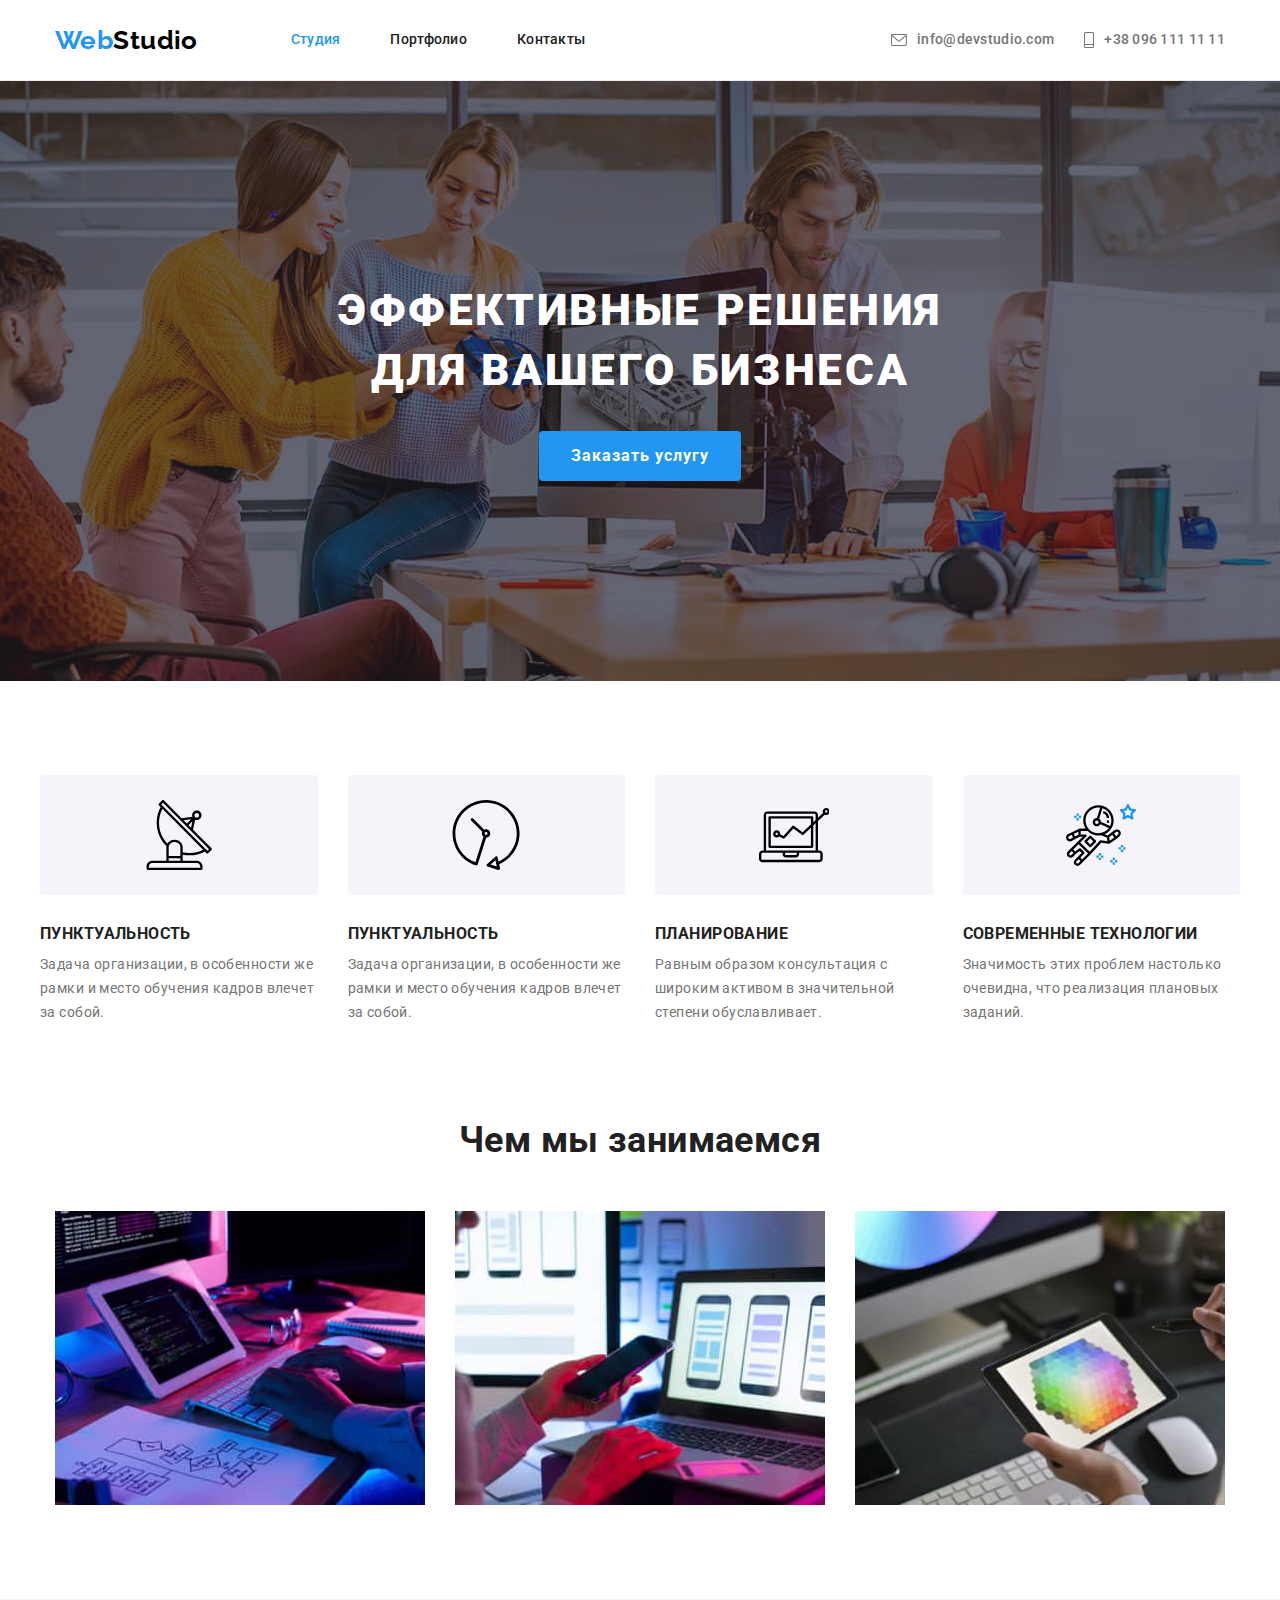
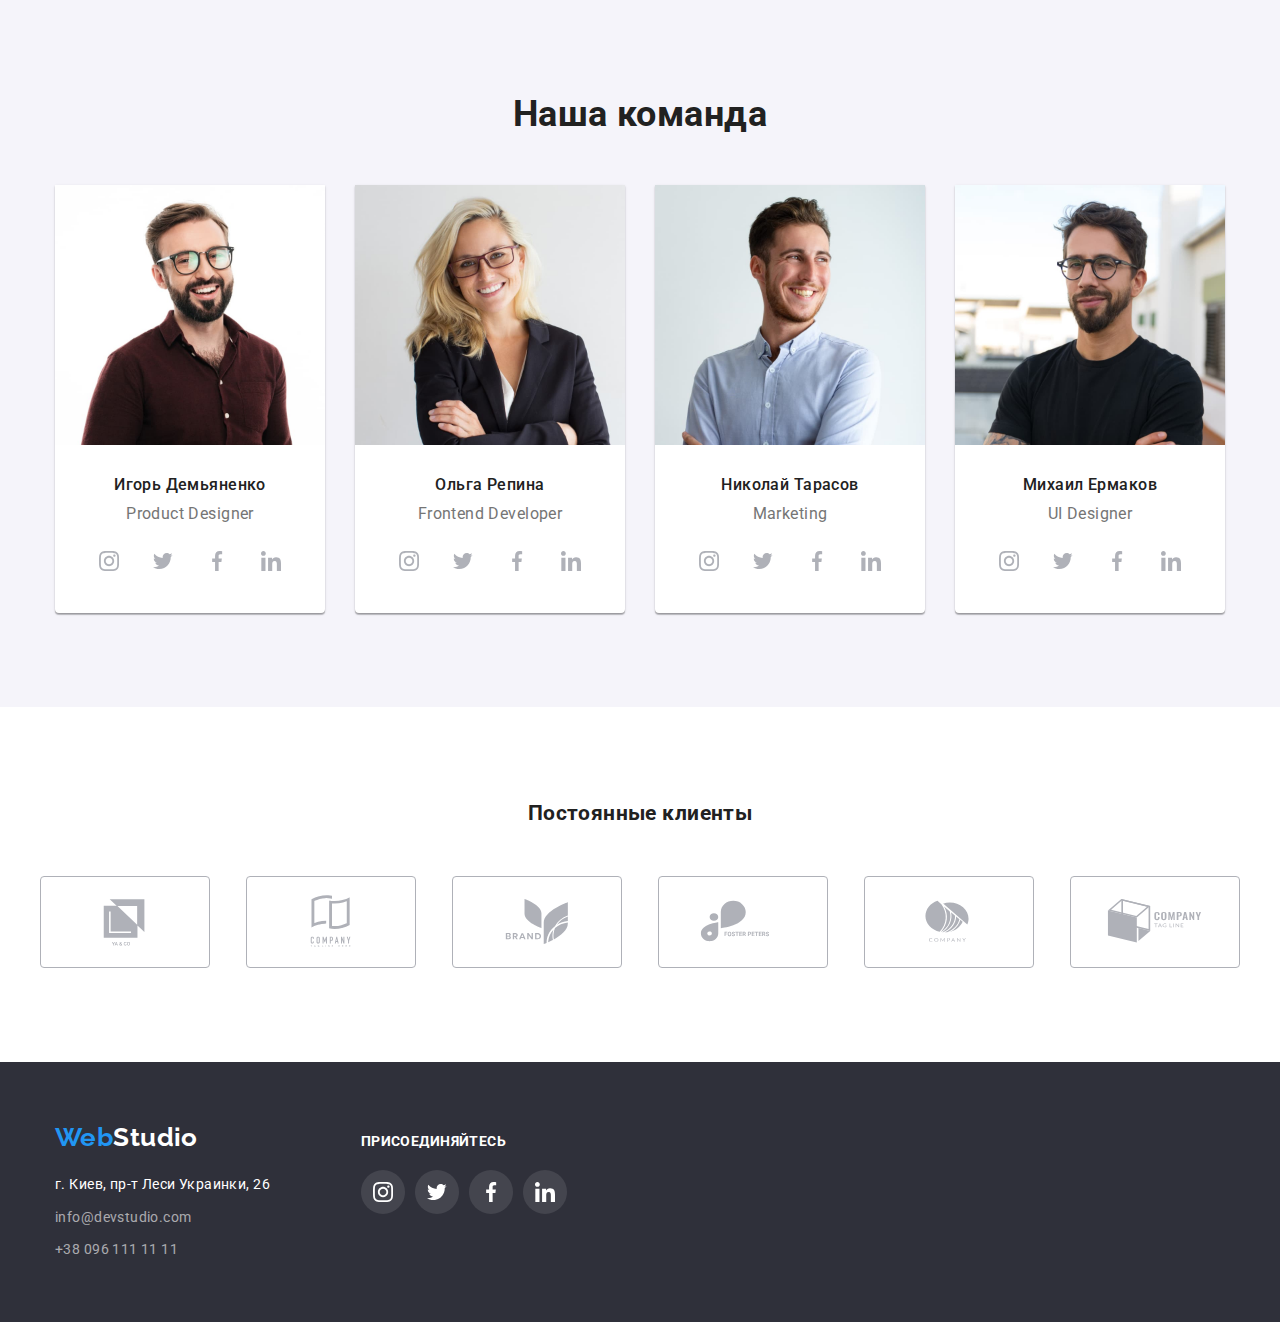
<file: index.html>
<!DOCTYPE html>
<html lang="ru">
<head>
    <meta charset="UTF-8">
    <meta http-equiv="X-UA-Compatible" content="IE=edge">
    <meta name="viewport" content="width=device-width, initial-scale=1.0">
    <title>Студия</title>
    <link rel="preconnect" href="https://fonts.gstatic.com">
    <link href="https://fonts.googleapis.com/css2?family=Raleway:wght@700&family=Roboto:wght@400;500;700;900&display=swap" rel="stylesheet">
    <link rel="stylesheet" href="https://cdnjs.cloudflare.com/ajax/libs/modern-normalize/1.0.0/modern-normalize.min.css">
    <link rel="stylesheet" href="https://cdnjs.cloudflare.com/ajax/libs/modern-normalize/1.0.0/modern-normalize.min.css">   
    <link rel="stylesheet" href="./css/style.css">
</head>
<body>
  <header class="header">      
  <div class="container header-container">
      <nav class="navigation">
          <a class="logo link" href="">Web<span class="logo-header">Studio</span></a>
          <ul class="menu list">
              <li class="nav-menu">
                  <a class="menu-link link nav current" href="./index.html">Студия</a></li>
              <li class="nav-menu">
                  <a class="menu-link link nav" href="./portfolio.html">Портфолио</a></li>
              <li class="nav-menu">
                  <a class="menu-link link nav" href="">Контакты</a></li>
          </ul>
      </nav>
      <ul class="contacts list">
          <li class="contact-blok">            
            <a class="cont-link link" href="mailto:info@devstudio.com">
                <svg class="contact-icon" width="16px" height="12px">
                    <use href="./images/sprite.svg#mail"></use>
                </svg>
            info@devstudio.com</a>
         </li>
         <li class="contact-blok">
            <a class="cont-link link" href="tel:+380961111111">
                <svg class="contact-icon" width="10px" height="16px">
                    <use href="./images/sprite.svg#phone"></use>
                </svg>
            +38 096 111 11 11</a>
         </li>
      </ul>
  </div>   
  </header>
  <main>
<section class="hero"> 
    <div class="container">
        <h1 class="hero-title">Эффективные решения <br> для вашего бизнеса</h1>
        <button class="hero-button button" type="button">Заказать услугу</button>
    </div>                                      
</section> 
<section class="advantages "> 
    <div class="container section-bord">        
    <h2 class="visually-hidden">Наши преимущества</h2>
    <ul class="advant-lists list">                
        <li class="advant-menu">
            <div class="icon-blok">
                <svg class="icon" width="70px" height="70px">
                    <use href="./images/sprite.svg#vector-1"></use>
                </svg>
            </div>            
            <h3 class="advant-title">Пунктуальность</h3>
            <p class="text">Задача организации, в особенности же рамки и место обучения кадров влечет за собой.</p>
        </li>
        <li class="advant-menu">
            <div class="icon-blok">
                <svg class="icon" width="70px" height="70px">
                    <use href="./images/sprite.svg#vector-2"></use>
                </svg>
            </div>            
            <h3 class="advant-title">Пунктуальность</h3>
            <p class="text">Задача организации, в особенности же рамки и место обучения кадров влечет за собой.</p>
        </li>
        <li class="advant-menu">
            <div class="icon-blok">
                <svg class="icon" width="70px" height="70px">
                    <use href="./images/sprite.svg#vector-3"></use>
                </svg>
            </div>            
            <h3 class="advant-title">Планирование</h3>
            <p class="text">Равным образом консультация с широким активом в значительной степени обуславливает.</p>
        </li>
        <li class="advant-menu">
            <div class="icon-blok">
                <svg class="icon" width="70px" height="70px">
                    <use href="./images/sprite.svg#astronaut"></use>
                </svg>
            </div>            
            <h3 class="advant-title">Современные технологии</h3>
            <p class="text">Значимость этих проблем настолько очевидна, что реализация плановых заданий.</p>
        </li>
    </ul>
    </div>
</section>
<section class="section-work">
    <div class="container work">
    <h2 class="section-title">Чем мы занимаемся</h2>
    <ul class="work-lists list">
        <li class="work-img">                    
                <img src="./images/aboutus/about-us1.jpg" alt="картинка" width="370" height="294">                   
        </li>
        <li class="work-img">                    
                <img src="./images/aboutus/about-us2.jpg" alt="картинка" width="370" height="294">
        </li>
        <li class="work-img">                    
                <img src="./images/aboutus/about-us3.jpg" alt="картинка" width="370" height="294">
        </li>
    </ul>
    </div>
</section>
<section class="section team">
    <div class="container">
    <h2 class="section-title">Наша команда</h2>
    <ul class="team-list list">
    <li class="staff">
        <img class="staff-img" src="./images/team/igor-demianenko.jpg" alt="фотография Игоря" width="270" height="260">
        <div class="name-box">
            <h3 class="staff-title">Игорь Демьяненко</h3>
            <p class="staff-text" lang="en">Product Designer</p>
            <ul class="social-list list">
                <li class="social-list-item">
                    <a class="social-list-link" href="">
                        <svg class="social-list-icon" width="20px" height="20px">
                            <use href="./images/sprite.svg#instagram"></use>
                        </svg>
                    </a>                                
                </li>
                <li class="social-list-item">
                    <a class="social-list-link" href="">
                        <svg class="social-list-icon" width="20px" height="20px">
                            <use href="./images/sprite.svg#twitter"></use>
                        </svg>
                    </a>                                
                </li>
                <li class="social-list-item">
                    <a class="social-list-link" href="">
                        <svg class="social-list-icon" width="20px" height="20px">
                            <use href="./images/sprite.svg#facebook"></use>
                        </svg>
                    </a>                                
                </li>
                <li class="social-list-item">
                    <a class="social-list-link" href="">
                        <svg class="social-list-icon" width="20px" height="20px">
                            <use href="./images/sprite.svg#linkedin"></use>
                        </svg>
                    </a>                                
                </li>
            </ul>
        </div>                                                          
    </li>
    <li class="staff"> 
        <img class="staff-img" src="./images/team/olga-repina.jpg" alt="фотография Ольги" width="270" height="260">
        <div class="name-box">
            <h3 class="staff-title">Ольга Репина</h3>
            <p class="staff-text" lang="en">Frontend Developer</p>
            <ul class="social-list list">
                <li class="social-list-item">
                <a class="social-list-link" href="">
                    <svg class="social-list-icon" width="20px" height="20px">
                        <use href="./images/sprite.svg#instagram"></use>
                    </svg>
                </a>
                </li>
                <li class="social-list-item">
                <a class="social-list-link" href="">
                    <svg class="social-list-icon" width="20px" height="20px">
                        <use href="./images/sprite.svg#twitter"></use>
                    </svg>
                </a>
                </li>
                <li class="social-list-item">
                <a class="social-list-link" href="">
                    <svg class="social-list-icon" width="20px" height="20px">
                        <use href="./images/sprite.svg#facebook"></use>
                    </svg>
                </a>
                </li>
                <li class="social-list-item">
                <a class="social-list-link" href="">
                    <svg class="social-list-icon" width="20px" height="20px">
                        <use href="./images/sprite.svg#linkedin"></use>
                    </svg>
                </a>
                </li>
            </ul>
        </div>            
    </li>
    <li class="staff">
        <img class="staff-img" src="./images/team/nikolai-tarasov.jpg" alt="фотография Николая" width="270" height="260">
        <div class="name-box">
            <h3 class="staff-title">Николай Тарасов</h3>
            <p class="staff-text" lang="en">Marketing</p>
            <ul class="social-list list">
                <li class="social-list-item">
                    <a class="social-list-link" href="">
                        <svg class="social-list-icon" width="20px" height="20px">
                            <use href="./images/sprite.svg#instagram"></use>
                        </svg>
                    </a>
                </li>
                <li class="social-list-item">
                    <a class="social-list-link" href="">
                        <svg class="social-list-icon" width="20px" height="20px">
                            <use href="./images/sprite.svg#twitter"></use>
                        </svg>
                    </a>
                </li>
                <li class="social-list-item">
                    <a class="social-list-link" href="">
                        <svg class="social-list-icon" width="20px" height="20px">
                            <use href="./images/sprite.svg#facebook"></use>
                        </svg>
                    </a>
                </li>
                <li class="social-list-item">
                    <a class="social-list-link" href="">
                        <svg class="social-list-icon" width="20px" height="20px">
                            <use href="./images/sprite.svg#linkedin"></use>
                        </svg>
                    </a>
                </li>
            </ul>
        </div>                             
    </li>
    <li class="staff">
        <img src="./images/team/mihail-ermakov.jpg" alt="фотография Михаила" width="270" height="260">
        <div class="name-box">
            <h3 class="staff-title">Михаил Ермаков</h3>
            <p class="staff-text" lang="en">UI Designer</p>
            <ul class="social-list list">
                <li class="social-list-item">
                    <a class="social-list-link" href="">
                        <svg class="social-list-icon" width="20px" height="20px">
                            <use href="./images/sprite.svg#instagram"></use>
                        </svg>
                    </a>
                </li>
                <li class="social-list-item">
                    <a class="social-list-link" href="">
                        <svg class="social-list-icon" width="20px" height="20px">
                            <use href="./images/sprite.svg#twitter"></use>
                        </svg>
                    </a>
                </li>
                <li class="social-list-item">
                    <a class="social-list-link" href="">
                        <svg class="social-list-icon" width="20px" height="20px">
                            <use href="./images/sprite.svg#facebook"></use>
                        </svg>
                    </a>
                </li>
                <li class="social-list-item">
                    <a class="social-list-link" href="">
                        <svg class="social-list-icon" width="20px" height="20px">
                            <use href="./images/sprite.svg#linkedin"></use>
                        </svg>
                    </a>
                </li>
            </ul>
        </div>              
    </li>                 
    </ul>
    </div>
</section>
<section class="section-clients">
    <div class="container section-bord">
        <h2 class="clients-title">Постоянные клиенты</h2>
    <div class="clients-box">
        <ul class="client-link-icon list">
            <li class="client-list">
                <a class="client-link" href="">
                    <svg class="client-logo" width="106px" height="60px">
                        <use href="./images/sprite.svg#logo-company-1"></use>
                    </svg>
                </a>
            </li>
        </ul>
        <ul class="clients-link list">
            <li class="client-list">
                <a class="client-link" href="">
                    <svg class="client-logo" width="106px" height="60px">
                        <use href="./images/sprite.svg#logo-company-6"></use>
                    </svg>
                </a>
            </li>
        </ul>
        <ul class="clients-link list">
            <li class="client-list">
                <a class="client-link" href="">
                    <svg class="client-logo" width="106px" height="60px">
                        <use href="./images/sprite.svg#logo-company-3"></use>
                    </svg>
                </a>
            </li>
        </ul>
        <ul class="clients-link list">
            <li class="client-list">
                <a class="client-link" href="">
                    <svg class="client-logo" width="106px" height="60px">
                        <use href="./images/sprite.svg#logo-company-4"></use>
                    </svg>
                </a>
            </li>
        </ul>
        <ul class="clients-link list">
            <li class="client-list">
                <a class="client-link" href="">
                    <svg class="client-logo" width="106px" height="60px">
                        <use href="./images/sprite.svg#logo-company-5"></use>
                    </svg>
                </a>
            </li>
        </ul>
        <ul class="clients-link list">
            <li class="client-list">
                <a class="client-link" href="">
                    <svg class="client-logo" width="106px" height="60px">
                        <use href="./images/sprite.svg#logo-company-2"></use>
                    </svg>
                </a>
            </li>
        </ul> 
       
    </div>
    </div>
</section>
  </main>  
  <footer class="footer">
    <div class="container footer-blok">
    <div class="logo-address">
        <a class="logo link" href="">Web<span class="logo-footer">Studio</span></a>
        <address class="address">
            <ul class="address-link list">
                <li class="footer-link-board"><a class="address-link link nav" href="" target="_blank"
                        rel="noreferrer noopener">г. Киев, пр-т Леси Украинки, 26</a></li>
                <li class="footer-link-board"><a class="mail-link link nav"
                        href="mailto:info@devstudio.com">info@devstudio.com</a></li>
                <li><a class="tel-link link nav" href="tel:+380961111111">+38 096 111 11 11</a></li>
            </ul>
        </address>
    </div>    
    <div class="footer-social-link">
    <p class="footer-social-text">присоединяйтесь</p>
    <ul class="social-list footer-social-list list">
        <li class="social-list-item footer-social-list-item">
        <a class="social-list-link footer-social-list-link" href="">
            <svg class="social-list-icon footer-social-list-icon" width="20px" height="20px">
                <use href="./images/sprite.svg#instagram"></use>
            </svg>
        </a>
        </li>
        <li class="social-list-item footer-social-list-item">
        <a class="social-list-link footer-social-list-link" href="">
            <svg class="social-list-icon footer-social-list-icon" width="20px" height="20px">
                <use href="./images/sprite.svg#twitter"></use>
            </svg>
        </a>
        </li>
        <li class="social-list-item footer-social-list-item">
        <a class="social-list-link footer-social-list-link" href="">
            <svg class="social-list-icon footer-social-list-icon" width="20px" height="20px">
                <use href="./images/sprite.svg#facebook"></use>
            </svg>
        </a>
        </li>
        <li class="social-list-item footer-social-list-item">
        <a class="social-list-link footer-social-list-link" href="">
            <svg class="social-list-icon footer-social-list-icon" width="20px" height="20px">
                <use href="./images/sprite.svg#linkedin"></use>
            </svg>
        </a>
        </li>
    </ul>
    </div>
    </div>           
  </footer>
</body>
</html>
</file>
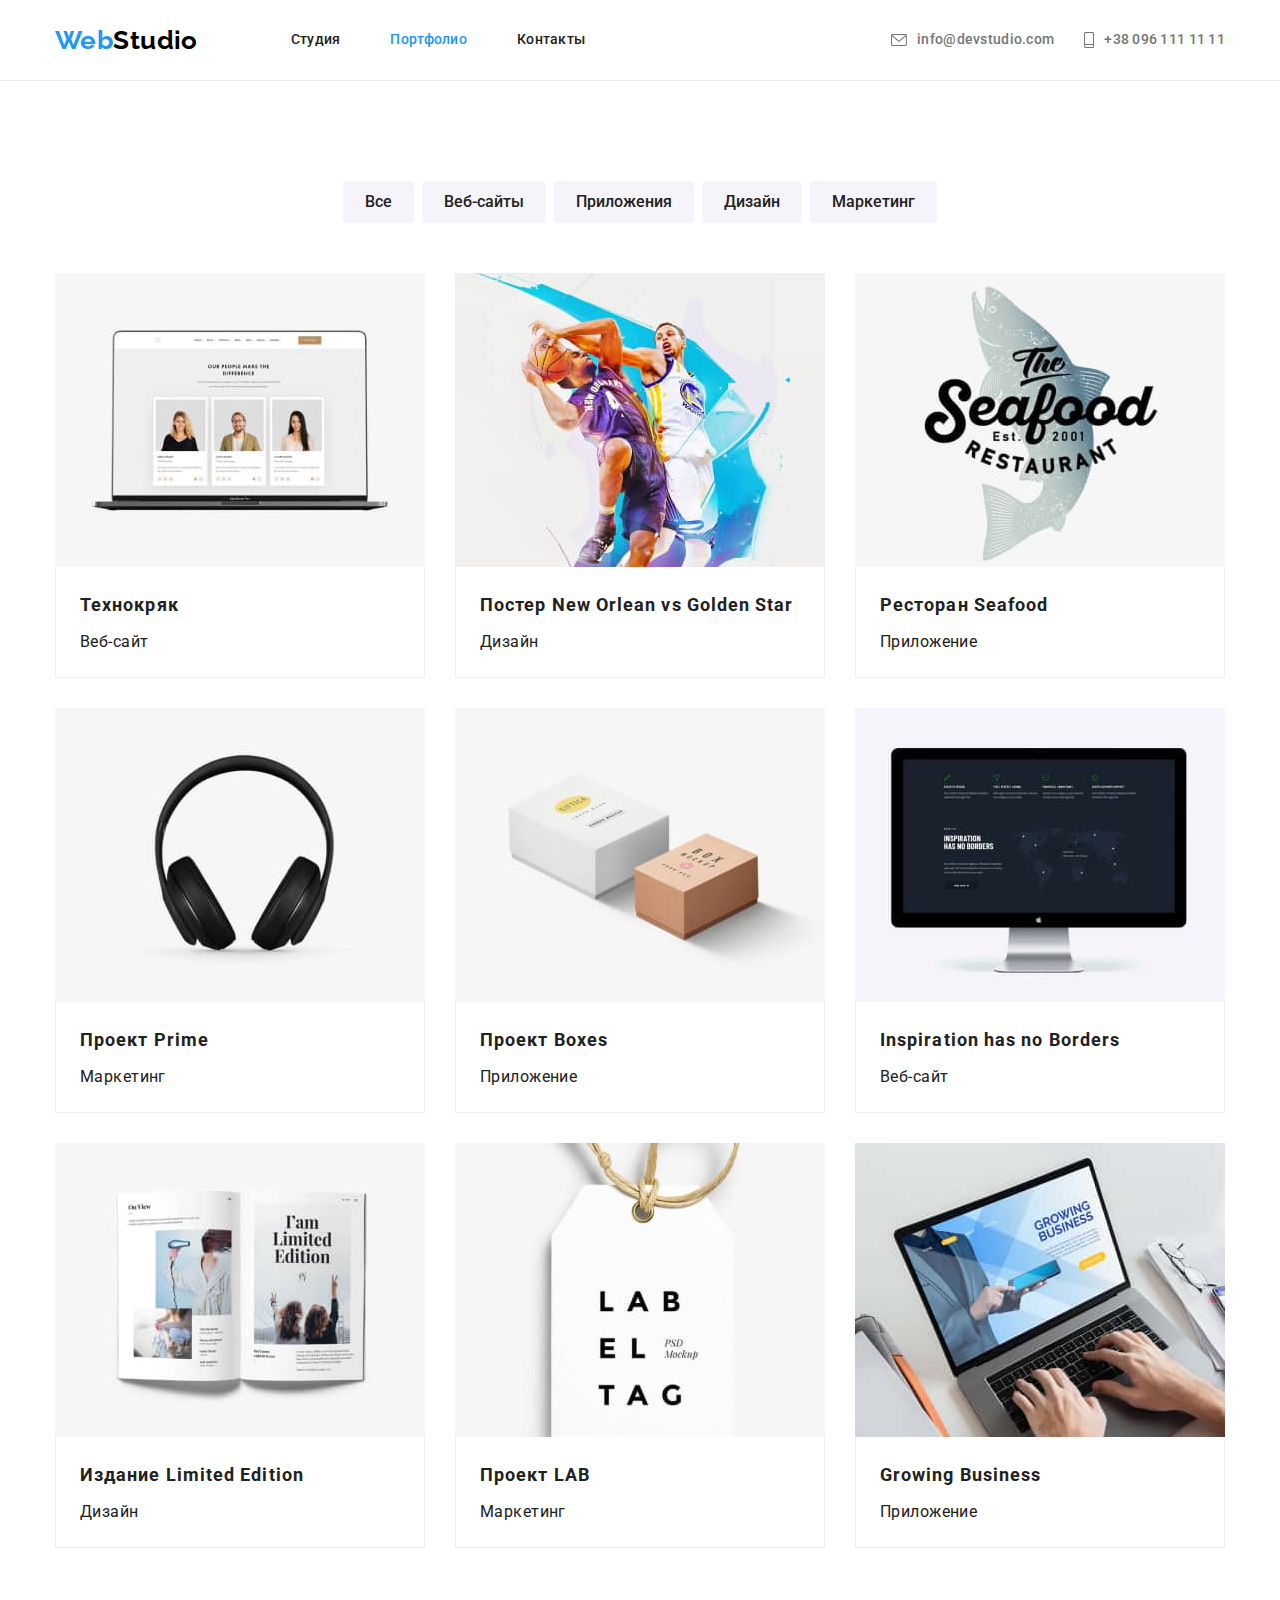
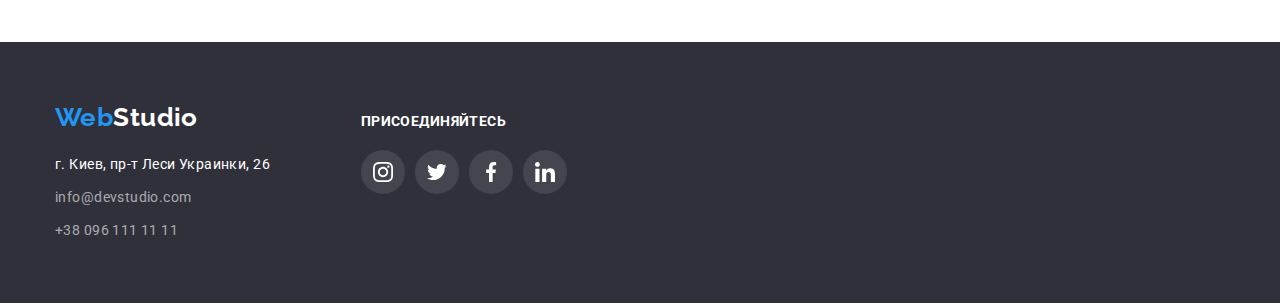
<file: portfolio.html>
<!DOCTYPE html>
<html lang="ru">
<head>
    <meta charset="UTF-8">
    <meta http-equiv="X-UA-Compatible" content="IE=edge">
    <meta name="viewport" content="width=device-width, initial-scale=1.0">
    <title>Портфолио</title>
    <link rel="preconnect" href="https://fonts.gstatic.com">
    <link href="https://fonts.googleapis.com/css2?family=Raleway:wght@700&family=Roboto:wght@400;500;700;900&display=swap" rel="stylesheet">
    <link rel="stylesheet" href="https://cdnjs.cloudflare.com/ajax/libs/modern-normalize/1.0.0/modern-normalize.min.css">
    <link rel="stylesheet" href="./css/style.css">
</head>
<body>
    <header class="header">
        <div class="container header-container">
            <nav class="navigation">
                <a class="logo link" href="">Web<span class="logo-header">Studio</span></a>
                <ul class="menu list">
                    <li class="nav-menu"><a class="menu-link link nav " href="./index.html">Студия</a></li>
                    <li class="nav-menu"><a class="menu-link link nav current" href="./portfolio.html">Портфолио</a></li>
                    <li class="nav-menu"><a class="menu-link link nav" href="">Контакты</a></li>
                </ul>
            </nav>
            <ul class="contacts list">
                <li class="contact-blok">
                    <a class="cont-link link" href="mailto:info@devstudio.com">
                        <svg class="contact-icon" width="16px" height="12px">
                            <use href="./images/sprite.svg#mail"></use>
                        </svg>
                        info@devstudio.com</a>
                </li>
                <li class="contact-blok">
                    <a class="cont-link link" href="tel:+380961111111">
                        <svg class="contact-icon" width="10px" height="16px">
                            <use href="./images/sprite.svg#phone"></use>
                        </svg>
                        +38 096 111 11 11</a>
                </li>
            </ul>
        </div>
    </header>
    <main>
    <section class="portfolio">
        <h1 class="title visually-hidden">Наши проекты</h1>
        <div class="container">
        <ul class="list button-titles">
            <li class="button-blok">
                <button class="button-portf button" type="button">Все</button></li>
            <li class="button-blok">
                <button class="button-portf button" type="button">Веб-сайты</button></li>
            <li class="button-blok">
                <button class="button-portf button" type="button">Приложения</button></li>
            <li class="button-blok">
                <button class="button-portf button" type="button">Дизайн</button></li>
            <li class="button-blok">
                <button class="button-portf button" type="button">Маркетинг</button></li>
        </ul>
         <ul class="project-lists list">
            <li class="project-blok" >
                <a class="project-link link" href="">
                    <img src="./images/portfolio/ws-technocryk.jpg" alt="ноутбук с заставкой компании">
                    <div class="bord">
                        <h2 class="title-primary">Технокряк</h2>
                        <p class="text-portf">Веб-сайт</p>
                    </div>
                </a>                
            </li>
            <li class="project-blok">
                <a class="project-link link" href="">
                    <img src="./images/portfolio/des-goldenstar.jpg" alt="два баскетболиста с мячем в прыжке">
                    <div class="bord">
                    <h2 class="title-primary">Постер New Orlean vs Golden Star</h2>
                    <p class="text-portf">Дизайн</p>
                </div>
                </a>
            </li>
            <li class="project-blok">
                <a class="project-link link" href="">
                    <img src="./images/portfolio/att-seafood.jpg" alt="логотип ресторана">
                    <div class="bord">
                    <h2 class="title-primary">Ресторан Seafood</h2>
                    <p class="text-portf">Приложение</p>  
                    </div> 
                </a>            
            </li>
            <li class="project-blok">
                <a class="project-link link" href="">
                    <img src="./images/portfolio/mar-prime.jpg" alt="наушники">
                    <div class="bord">
                    <h2 class="title-primary">Проект Prime</h2>
                    <p class="text-portf">Маркетинг</p>     
                    </div> 
                </a>         
            </li>
            <li class="project-blok">
                <a class="project-link link" href="">
                    <img src="./images/portfolio/boxes.jpg" alt="две коробки">
                    <div class="bord">
                    <h2 class="title-primary">Проект Boxes</h2>
                    <p class="text-portf">Приложение</p> 
                    </div>
                </a>               
            </li>
            <li class="project-blok">
                <a class="project-link link" href="">
                    <img src="./images/portfolio/ws-borders.jpg" alt="манитор компьютера">
                    <div class="bord">
                    <h2 class="title-primary">Inspiration has no Borders</h2>
                    <p class="text-portf">Веб-сайт</p>   
                    </div>
                </a>             
            </li>
            <li class="project-blok">
                <a class="project-link link" href="">
                    <img src="./images/portfolio/des-lim-edition.jpg" alt="открытый журнал">
                    <div class="bord">
                    <h2 class="title-primary">Издание Limited Edition</h2>
                    <p class="text-portf">Дизайн</p>   
                    </div>  
                </a>          
            </li>
            <li class="project-blok">
                <a class="project-link link" href="">
                    <img src="./images/portfolio/mar-lab.jpg" alt="ярлык с названием проекта">
                    <div class="bord">
                    <h2 class="title-primary">Проект LAB</h2>
                    <p class="text-portf">Маркетинг</p>   
                    </div>  
                </a>           
            </li>
            <li class="project-blok">
                <a class="project-link link" href="">
                    <img src="./images/portfolio/growing-business.jpg" alt="ноутбук с названием проекта">
                    <div class="bord">
                    <h2 class="title-primary">Growing Business</h2>
                    <p class="text-portf">Приложение</p>  
                    </div>   
                </a>           
            </li>
        </ul>
        </div>
    </section>
    </main>    
    <footer class="footer">
        <div class="container footer-blok">
            <div class="logo-address">
                <a class="logo link" href="">Web<span class="logo-footer">Studio</span></a>
                <address class="address">
                    <ul class="address-link list">
                        <li class="footer-link-board"><a class="address-link link nav" href="" target="_blank"
                                rel="noreferrer noopener">г. Киев, пр-т Леси Украинки, 26</a></li>
                        <li class="footer-link-board"><a class="mail-link link nav"
                                href="mailto:info@devstudio.com">info@devstudio.com</a></li>
                        <li><a class="tel-link link nav" href="tel:+380961111111">+38 096 111 11 11</a></li>
                    </ul>
                </address>
            </div>
            <div class="footer-social-link">
                <p class="footer-social-text">присоединяйтесь</p>
                <ul class="social-list footer-social-list list">
                    <li class="social-list-item footer-social-list-item">
                        <a class="social-list-link footer-social-list-link" href="">
                            <svg class="social-list-icon footer-social-list-icon" width="20px" height="20px">
                                <use href="./images/sprite.svg#instagram"></use>
                            </svg>
                        </a>
                    </li>
                    <li class="social-list-item footer-social-list-item">
                        <a class="social-list-link footer-social-list-link" href="">
                            <svg class="social-list-icon footer-social-list-icon" width="20px" height="20px">
                                <use href="./images/sprite.svg#twitter"></use>
                            </svg>
                        </a>
                    </li>
                    <li class="social-list-item footer-social-list-item">
                        <a class="social-list-link footer-social-list-link" href="">
                            <svg class="social-list-icon footer-social-list-icon" width="20px" height="20px">
                                <use href="./images/sprite.svg#facebook"></use>
                            </svg>
                        </a>
                    </li>
                    <li class="social-list-item footer-social-list-item">
                        <a class="social-list-link footer-social-list-link" href="">
                            <svg class="social-list-icon footer-social-list-icon" width="20px" height="20px">
                                <use href="./images/sprite.svg#linkedin"></use>
                            </svg>
                        </a>
                    </li>
                </ul>
            </div>
        </div>
    </footer>
</body>
</html>
</file>
<file: css/style.css>
:root {
  --main-font: 'Roboto', sans-serif;
  --secondary-font: 'Raleway', sans-serif;
  --accent-color: #2196f3;
  --secondary-color: #757575;
  --body-color: #212121;
  --white-color: #fff;
  --background-color-footer-header: #2f303a;
  --nav-footer-color: #ffffff99;
  --black-color: #000;
  --indent: 30px;
  --background-icon-button: #f5f4fa;
  --icon-color: #afb1b8;
}
h1,
h2,
h3,
h4,
h5,
h6,
p {
  margin-top: 0;
  margin-bottom: 0;
}
ul,
ol {
  margin-top: 0;
  margin-bottom: 0;
  padding-left: 0;
}
img {
  display: block;
}
body {
  color: var(--body-color);
  font-family: var(--main-font);
  font-size: 14px;
  letter-spacing: 0.03em;
  font-style: normal;
  font-weight: 400;
}
/* ===  COMPONENTS  === */
.list {
  list-style: none;
}
.link {
  text-decoration: none;
  color: var(--body-color);
}
.current {
  color: var(--accent-color);
}
.visually-hidden {
  position: absolute;
  width: 1px;
  height: 1px;
  margin: -1px;
  border: 0;
  padding: 0;

  white-space: nowrap;
  clip-path: inset(100%);
  clip: rect(0 0 0 0);
  overflow: hidden;
}
.container {
  width: 1200px;
  padding-left: 15px;
  padding-right: 15px;
  margin: 0 auto;
}

.section-title {
  font-weight: 700;
  font-size: 36px;
  line-height: 1.17;
  text-align: center;
}

.button {
  cursor: pointer;
}
/* ===== header =====*/
.header-container {
  display: flex;
  align-items: center;
  justify-content: space-between;
}
.header {
  border-bottom: 1px solid #ececec;
}
.navigation {
  display: flex;
  align-items: center;
}
.menu {
  display: flex;
  justify-content: center;
}
.menu-link,
.cont-link {
  display: block;
  padding: 32px 0;
}
.nav-menu:not(:last-child) {
  margin-right: 50px;
}
.menu-link:hover,
.menu-link:focus {
  color: var(--accent-color);
}
.logo {
  font-family: var(--secondary-font);
  font-weight: 700;
  font-size: 26px;
  line-height: 1.19;
  color: var(--accent-color);
  margin-right: 93px;
}
.logo-header {
  color: var(--black-color);
}
.logo-header:hover,
.logo-header:focus {
  color: var(--accent-color);
}
.logo:hover,
.logo:focus {
  color: var(--accent-color);
}

.menu,
.cont-link {
  font-family: var(--main-font);
  font-weight: 500;
  line-height: 1.14;
  letter-spacing: 0.02em;

  color: var(--secondary-color);
}
.contacts {
  display: flex;
  justify-content: center;
}
.contact-blok {
  display: flex;
  align-items: center;
  fill: var(--secondary-color);
}
.contact-blok:not(:first-child) {
  margin-left: var(--indent);
}
.cont-link {
  display: flex;
  align-items: center;
}
.contact-icon {
  align-items: center;
  margin-right: 10px;
}
.cont-link:hover,
.cont-link:focus {
  color: var(--accent-color);
}
.cont-link:hover .contact-icon,
.cont-link:focus .contact-icon {
  fill: var(--accent-color);
}

/* ===== end header =====*/
/* ======== hero ========*/
.hero {
  background-color: #c4c4c4;
  text-align: center;
  padding-top: 200px;
  padding-bottom: 200px;
  background-image: linear-gradient(rgba(47, 48, 58, 0.4), rgba(47, 48, 58, 0.4)),
    url(../images/hero.jpg);
  background-repeat: no-repeat;
  max-width: 1600px;
  margin: auto;
  background-position: center;
  background-size: cover;
}
.hero-title {
  font-weight: 900;
  font-size: 44px;
  line-height: 1.36;
  letter-spacing: 0.06em;
  text-transform: uppercase;
  color: var(--white-color);
  margin-bottom: var(--indent);
}
.hero-button {
  font-style: normal;
  font-weight: 700;
  font-size: 16px;
  line-height: 1.88;
  display: flex;
  letter-spacing: 0.06em;
  color: var(--white-color);
  background-color: var(--accent-color);
  margin-left: auto;
  margin-right: auto;
  padding: 10px 32px;
  border-radius: 4px;
  border: transparent;
}
/* ======== end hero ========*/
/* ======  advantages ====== */
.advant-lists {
  align-content: center;
  display: flex;
}
.section-bord {
  padding: 94px 0;
}
.advant-menu {
  flex-basis: calc(100% / 4);
}
.advant-menu:not(:last-child) {
  margin-right: var(--indent);
}
.advant-title {
  font-weight: 700;
  line-height: 1.14;
  margin-top: var(--indent);
  text-transform: uppercase;
}
.text {
  line-height: 1.71;
  color: var(--secondary-color);
  display: block;
  margin-top: 10px;
}
.icon-blok {
  display: flex;
  align-items: center;
  justify-content: center;
  height: 120px;
  border: 1px solid var(--background-icon-button);
  border-radius: 4px;
  background-color: var(--background-icon-button);
}

/* ===== end advantages ===== */
/* ======== our work ======== */
.work {
  padding-bottom: 94px;
}
.section-title {
  margin-bottom: 50px;
}
.work-lists {
  display: flex;
  flex-wrap: wrap;
}
.work-img {
  width: 370px;
}
.work-img:not(:last-child) {
  margin-right: var(--indent);
}

/* ====== end our work ======= */
/* ======== our team ======== */

.team {
  background-color: var(--background-icon-button);
  padding-top: 94px;
  padding-bottom: 94px;
}
.section-title {
  margin-bottom: 50px;
}
.team-list {
  display: flex;
  flex-wrap: wrap;
  margin-right: calc(-1 * var(--indent));
  margin-bottom: calc(-1 * var(--indent));
}
.social-list {
  display: flex;
  justify-content: space-between;
}
.social-list-link:hover,
.social-list-link:focus {
  background-color: var(--accent-color);
}
.social-list-icon {
  fill: var(--icon-color);
}
.social-list-link:hover .social-list-icon,
.social-list-link:focus .social-list-icon {
  fill: var(--white-color);
}
.social-list-link {
  display: flex;
  width: 44px;
  height: 44px;
  background-color: var(--white-color);
  border-radius: 50%;
  align-items: center;
  justify-content: center;
}
.staff {
  flex-basis: calc(100% / 4 - var(--indent));
  margin-right: var(--indent);
  margin-bottom: var(--indent);
  background: var(--white-color);
  box-shadow: 0px 1px 3px rgba(0, 0, 0, 0.12), 0px 1px 1px rgba(0, 0, 0, 0.14),
    0px 2px 1px rgba(0, 0, 0, 0.2);
  border-radius: 0px 0px 4px 4px;
}
.staff-title {
  font-weight: 500;
  font-size: 16px;
  line-height: 1.19;
  text-align: center;
  margin-bottom: 10px;
}
.staff-text {
  font-size: 16px;
  line-height: 1.19;
  text-align: center;
  color: var(--secondary-color);
  margin-bottom: 16px;
}
.name-box {
  padding: 30px 32px;
}
/* ====== end our team ======= */

/* ===== our clients ===== */
.clients-box {
  display: flex;
  justify-content: space-between;
}
.clients-title {
  text-align: center;
  margin-bottom: 50px;
}
.client-link {
  display: flex;
  width: 170px;
  height: 92px;
  align-items: center;
  justify-content: center;
  border: 1px solid var(--icon-color);
  border-radius: 4px;
}
.client-logo {
  fill: var(--icon-color);
}
.client-link:hover,
.client-link:focus {
  border-color: var(--accent-color);
}
.client-link:hover .client-logo,
.client-link:focus .client-logo {
  fill: var(--accent-color);
}

/* ===== end our clients ===== */

/* ======= footer ========= */
.footer {
  background-color: var(--background-color-footer-header);
  padding-top: 60px;
  padding-bottom: 60px;
}
.footer-link-board {
  margin-bottom: 9px;
}
.logo-footer {
  color: var(--white-color);
}
.logo-footer:hover,
.logo-footer:focus {
  color: var(--accent-color);
}
.address-link,
.mail-link,
.tel-link {
  font-style: normal;
  font-family: var(--main-font);
  line-height: 1.71;
}
.address-link {
  color: var(--white-color);
  margin-top: 20px;
}
.mail-link,
.tel-link {
  color: var(--nav-footer-color);
}
.footer-blok {
  display: flex;
  align-items: baseline;
}
.footer-social-link {
  margin-left: 70px;
}
.footer-social-text {
  font-weight: 700;
  font-size: 14px;
  line-height: 1.14;
  text-align: left;
  text-transform: uppercase;
  color: var(--white-color);
  margin-bottom: 20px;
  fill: var(--accent-color);
}
.footer-social-list-item:not(:first-child) {
  margin-left: 10px;
}
.footer-social-list-link {
  background-color: rgba(255, 255, 255, 0.1);
}
.footer-social-list-icon {
  fill: var(--white-color);
}
/* ====== end footer ======= */

/* ==portfolio== */
.portfolio {
  padding-top: 100px;
  padding-bottom: 94px;
}
.button-titles {
  display: flex;
  margin-bottom: 50px;
  justify-content: center;
}
.button-portf {
  font-family: var(--main-font);
  font-weight: 500;
  font-size: 16px;
  line-height: 1.63;
  text-align: center;
  color: var(--body-color);
  padding: 8px 22px;
  border-radius: 4px;
  background: var(--background-icon-button);
  border: transparent;
}
.button-blok:not(:last-child) {
  margin-right: 8px;
}
.button-portf:hover,
.button-portf:focus {
  background-color: var(--accent-color);
  color: var(--white-color);
  box-shadow: 0px 3px 1px rgba(0, 0, 0, 0.1), 0px 1px 2px rgba(0, 0, 0, 0.08),
    0px 2px 2px rgba(0, 0, 0, 0.12);
}
.project-lists {
  display: flex;
  flex-wrap: wrap;
  margin-right: calc(-1 * var(--indent));
  margin-bottom: calc(-1 * var(--indent));
}
.project-blok {
  display: flex;
  flex-basis: calc(100% / 3 - var(--indent));
  margin-right: var(--indent);
  margin-bottom: var(--indent);
}
.project-link:hover,
.project-link:focus {
  box-shadow: 1px 4px 6px rgba(0, 0, 0, 0.16), 0 4px 4px rgba(0, 0, 0, 0.06),
    0 1px 1px rgba(0, 0, 0, 0.12);
}
.bord {
  padding: 20px 24px;
  border: 1px solid #eeeeee;
  border-top: transparent;
}
.title-primary {
  font-family: var(--main-font);
  font-weight: 700;
  font-size: 18px;
  line-height: 2;
  letter-spacing: 0.06em;
  color: var(--body-color);
  margin-bottom: 4px;
  text-align: left;
}
.text-portf {
  font-family: var(--main-font);
  font-size: 16px;
  line-height: 1.88;
  color: var(--secondary-font);
  text-align: left;
}
</file>
